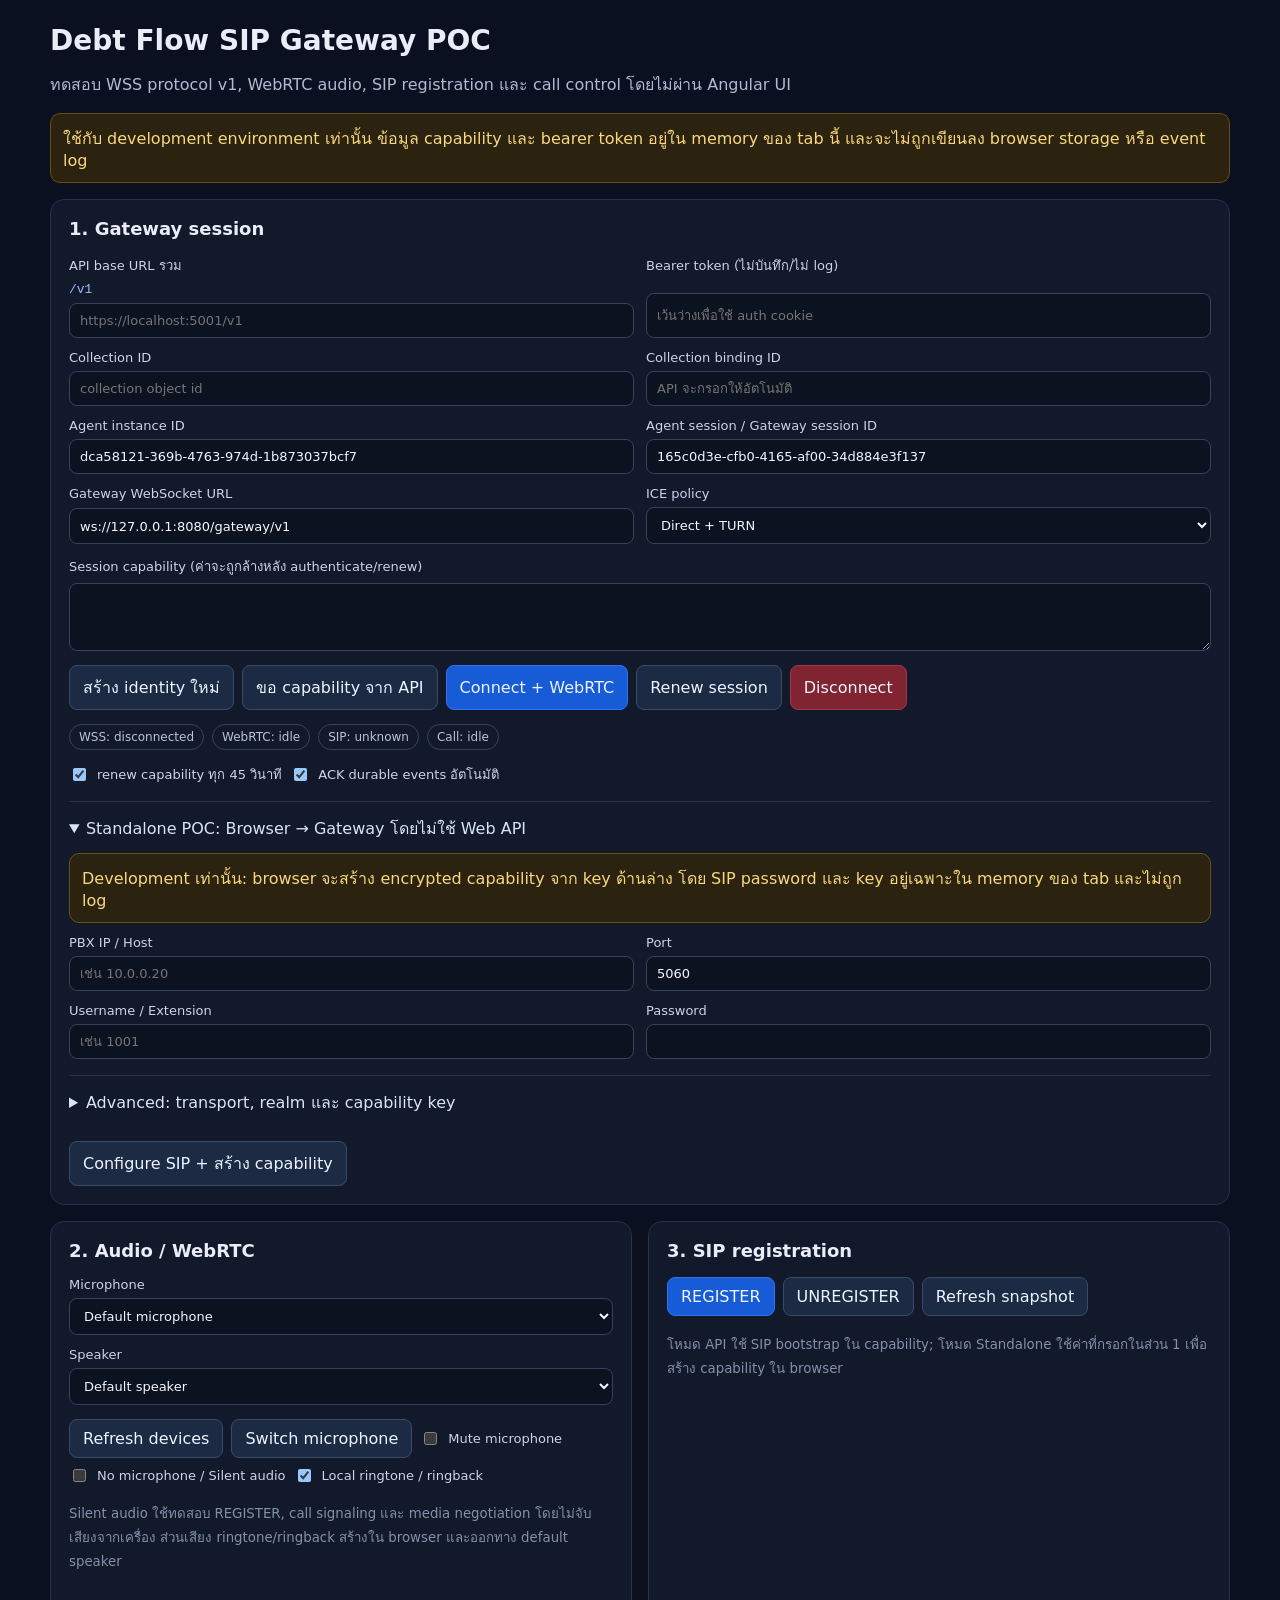
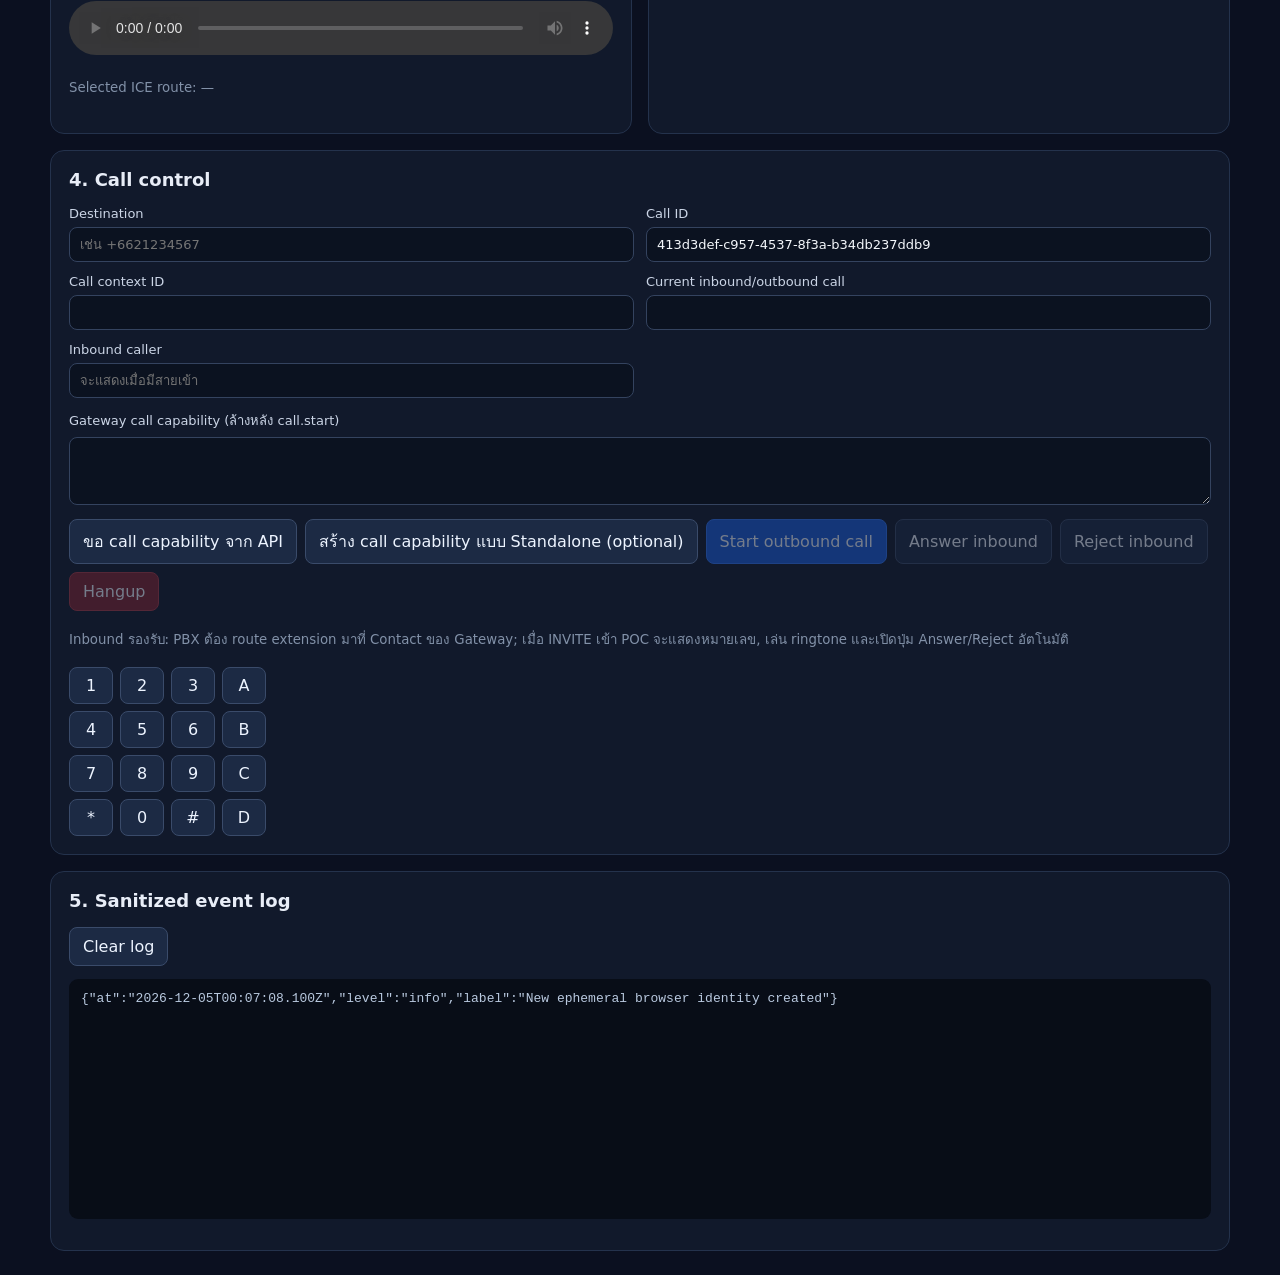
<file: test/poc/sip-gateway-poc.html>
<!doctype html>
<html lang="th">
<head>
  <meta charset="utf-8">
  <meta name="viewport" content="width=device-width, initial-scale=1">
  <title>Debt Flow SIP Gateway POC</title>
  <style>
    :root { color-scheme: dark; font-family: Inter, system-ui, sans-serif; background: #0b1020; color: #e8edf7; }
    * { box-sizing: border-box; }
    body { margin: 0; padding: 24px; }
    main { max-width: 1180px; margin: auto; }
    h1 { margin: 0 0 8px; font-size: 28px; }
    h2 { margin: 0 0 16px; font-size: 18px; }
    p { color: #aebbd0; line-height: 1.5; }
    .warning { border: 1px solid #684e16; background: #2b230f; color: #f9d77e; padding: 12px; border-radius: 10px; }
    .grid { display: grid; grid-template-columns: repeat(2, minmax(0, 1fr)); gap: 16px; margin-top: 16px; }
    .card { border: 1px solid #24324c; border-radius: 14px; padding: 18px; background: #11192b; }
    .wide { grid-column: 1 / -1; }
    .fields { display: grid; grid-template-columns: repeat(2, minmax(0, 1fr)); gap: 12px; }
    .full { grid-column: 1 / -1; }
    label { display: grid; gap: 6px; color: #cbd5e6; font-size: 13px; }
    input, textarea, select, button { font: inherit; }
    input, textarea, select { width: 100%; border: 1px solid #34435f; border-radius: 8px; padding: 9px 10px; color: #f4f7fb; background: #0b1220; }
    textarea { min-height: 68px; resize: vertical; }
    button { border: 1px solid #3a4b6a; border-radius: 8px; padding: 9px 13px; color: #edf4ff; background: #1c2a44; cursor: pointer; }
    button:hover { background: #273957; }
    button.primary { background: #185bd7; border-color: #2f73f0; }
    button.danger { background: #7f2430; border-color: #a63846; }
    button:disabled { opacity: .45; cursor: not-allowed; }
    .actions { display: flex; flex-wrap: wrap; gap: 8px; margin-top: 14px; }
    .status { display: flex; flex-wrap: wrap; gap: 8px; margin: 14px 0 0; }
    .pill { border: 1px solid #34435f; border-radius: 999px; padding: 5px 9px; color: #b8c5d9; font-size: 12px; }
    .pill.good { border-color: #267957; color: #75dfb1; }
    .pill.bad { border-color: #9d3a49; color: #ff95a4; }
    .check { display: flex; align-items: center; gap: 8px; }
    .check input { width: auto; }
    .dtmf { display: grid; grid-template-columns: repeat(4, 44px); gap: 7px; margin-top: 12px; }
    .dtmf button { padding: 8px 0; }
    audio { width: 100%; margin-top: 12px; }
    pre { min-height: 240px; max-height: 520px; overflow: auto; white-space: pre-wrap; word-break: break-word; background: #080d17; border-radius: 9px; padding: 12px; color: #b9c9df; }
    code { color: #90bcff; }
    small { color: #8291a8; }
    details { margin-top: 16px; border-top: 1px solid #24324c; padding-top: 14px; }
    summary { cursor: pointer; color: #d7e5fa; margin-bottom: 12px; }
    details .warning { margin-bottom: 12px; }
    @media (max-width: 820px) { .grid, .fields { grid-template-columns: 1fr; } .wide, .full { grid-column: auto; } }
  </style>
</head>
<body>
<main>
  <h1>Debt Flow SIP Gateway POC</h1>
  <p>ทดสอบ WSS protocol v1, WebRTC audio, SIP registration และ call control โดยไม่ผ่าน Angular UI</p>
  <div class="warning">
    ใช้กับ development environment เท่านั้น ข้อมูล capability และ bearer token อยู่ใน memory ของ tab นี้
    และจะไม่ถูกเขียนลง browser storage หรือ event log
  </div>

  <div class="grid">
    <section class="card wide">
      <h2>1. Gateway session</h2>
      <div class="fields">
        <label>API base URL รวม <code>/v1</code>
          <input id="apiBase" placeholder="https://localhost:5001/v1">
        </label>
        <label>Bearer token (ไม่บันทึก/ไม่ log)
          <input id="bearerToken" type="password" autocomplete="off" placeholder="เว้นว่างเพื่อใช้ auth cookie">
        </label>
        <label>Collection ID
          <input id="collectionId" autocomplete="off" placeholder="collection object id">
        </label>
        <label>Collection binding ID
          <input id="collectionBindingId" autocomplete="off" placeholder="API จะกรอกให้อัตโนมัติ">
        </label>
        <label>Agent instance ID
          <input id="agentInstanceId" autocomplete="off">
        </label>
        <label>Agent session / Gateway session ID
          <input id="agentSessionId" autocomplete="off">
        </label>
        <label>Gateway WebSocket URL
          <input id="gatewayUrl" value="ws://127.0.0.1:8080/gateway/v1" autocomplete="off">
        </label>
        <label>ICE policy
          <select id="icePolicy"><option value="all">Direct + TURN</option><option value="relay">Force TURN relay</option></select>
        </label>
        <label class="full">Session capability (ค่าจะถูกล้างหลัง authenticate/renew)
          <textarea id="sessionCapability" autocomplete="off" spellcheck="false"></textarea>
        </label>
      </div>
      <div class="actions">
        <button id="newIdentity">สร้าง identity ใหม่</button>
        <button id="requestSession">ขอ capability จาก API</button>
        <button id="connect" class="primary">Connect + WebRTC</button>
        <button id="renew">Renew session</button>
        <button id="disconnect" class="danger">Disconnect</button>
      </div>
      <div class="status">
        <span id="wsStatus" class="pill">WSS: disconnected</span>
        <span id="peerStatus" class="pill">WebRTC: idle</span>
        <span id="registrationStatus" class="pill">SIP: unknown</span>
        <span id="callStatus" class="pill">Call: idle</span>
      </div>
      <div class="actions">
        <label class="check"><input id="autoRenew" type="checkbox" checked> renew capability ทุก 45 วินาที</label>
        <label class="check"><input id="autoAck" type="checkbox" checked> ACK durable events อัตโนมัติ</label>
      </div>
      <details open>
        <summary>Standalone POC: Browser → Gateway โดยไม่ใช้ Web API</summary>
        <div class="warning">
          Development เท่านั้น: browser จะสร้าง encrypted capability จาก key ด้านล่าง
          โดย SIP password และ key อยู่เฉพาะใน memory ของ tab และไม่ถูก log
        </div>
        <div class="fields">
          <label>PBX IP / Host
            <input id="sipHost" autocomplete="off" placeholder="เช่น 10.0.0.20">
          </label>
          <label>Port
            <input id="sipPort" type="number" min="1" max="65535" value="5060">
          </label>
          <label>Username / Extension
            <input id="sipUsername" autocomplete="off" placeholder="เช่น 1001">
          </label>
          <label>Password
            <input id="sipPassword" type="password" autocomplete="new-password">
          </label>
        </div>
        <details>
          <summary>Advanced: transport, realm และ capability key</summary>
          <div class="fields">
            <label>SIP transport
              <select id="sipTransport"><option value="udp">UDP</option><option value="tcp">TCP</option></select>
            </label>
            <label>SIP realm (ปกติเว้นว่างได้)
              <input id="sipRealm" autocomplete="off" placeholder="เช่น asterisk หรือ pbx.local">
            </label>
            <label>Gateway ID
              <input id="standaloneGatewayId" value="sip-gateway-windows-poc" autocomplete="off">
            </label>
            <label>Capability key ID
              <input id="standaloneKeyId" value="poc-2026-10" autocomplete="off">
            </label>
            <label class="full">POC capability key (ต้องตรงกับ config.windows-poc.yaml)
              <input id="standaloneKey" type="password" autocomplete="off" value="8gJPq2L33fJ7P9UI5/8UHC+wRH0qy4u8qwAKXmGiBu4=">
            </label>
          </div>
        </details>
        <div class="actions">
          <button id="generateSession">Configure SIP + สร้าง capability</button>
        </div>
      </details>
    </section>

    <section class="card">
      <h2>2. Audio / WebRTC</h2>
      <div class="fields">
        <label class="full">Microphone
          <select id="inputDevice"><option value="">Default microphone</option></select>
        </label>
        <label class="full">Speaker
          <select id="outputDevice"><option value="">Default speaker</option></select>
        </label>
      </div>
      <div class="actions">
        <button id="refreshDevices">Refresh devices</button>
        <button id="replaceMic">Switch microphone</button>
        <label class="check"><input id="mute" type="checkbox"> Mute microphone</label>
        <label class="check"><input id="useSilentAudio" type="checkbox"> No microphone / Silent audio</label>
        <label class="check"><input id="enableCallTones" type="checkbox" checked> Local ringtone / ringback</label>
      </div>
      <p><small>Silent audio ใช้ทดสอบ REGISTER, call signaling และ media negotiation โดยไม่จับเสียงจากเครื่อง ส่วนเสียง ringtone/ringback สร้างใน browser และออกทาง default speaker</small></p>
      <audio id="remoteAudio" autoplay controls></audio>
      <p><small id="iceRoute">Selected ICE route: —</small></p>
    </section>

    <section class="card">
      <h2>3. SIP registration</h2>
      <div class="actions">
        <button id="register" class="primary">REGISTER</button>
        <button id="unregister">UNREGISTER</button>
        <button id="getState">Refresh snapshot</button>
      </div>
      <p><small>โหมด API ใช้ SIP bootstrap ใน capability; โหมด Standalone ใช้ค่าที่กรอกในส่วน 1 เพื่อสร้าง capability ใน browser</small></p>
    </section>

    <section class="card wide">
      <h2>4. Call control</h2>
      <div class="fields">
        <label>Destination
          <input id="destination" autocomplete="off" placeholder="เช่น +6621234567">
        </label>
        <label>Call ID
          <input id="callId" autocomplete="off">
        </label>
        <label>Call context ID
          <input id="callContextId" autocomplete="off">
        </label>
        <label>Current inbound/outbound call
          <input id="activeCallId" readonly>
        </label>
        <label>Inbound caller
          <input id="remoteParty" readonly placeholder="จะแสดงเมื่อมีสายเข้า">
        </label>
        <label class="full">Gateway call capability (ล้างหลัง call.start)
          <textarea id="callCapability" autocomplete="off" spellcheck="false"></textarea>
        </label>
      </div>
      <div class="actions">
        <button id="requestCall">ขอ call capability จาก API</button>
        <button id="generateCall">สร้าง call capability แบบ Standalone (optional)</button>
        <button id="startCall" class="primary">Start outbound call</button>
        <button id="answer" disabled>Answer inbound</button>
        <button id="reject" disabled>Reject inbound</button>
        <button id="hangup" class="danger" disabled>Hangup</button>
      </div>
      <p><small>Inbound รองรับ: PBX ต้อง route extension มาที่ Contact ของ Gateway; เมื่อ INVITE เข้า POC จะแสดงหมายเลข, เล่น ringtone และเปิดปุ่ม Answer/Reject อัตโนมัติ</small></p>
      <div class="dtmf" id="dtmfPad"></div>
    </section>

    <section class="card wide">
      <h2>5. Sanitized event log</h2>
      <div class="actions"><button id="clearLog">Clear log</button></div>
      <pre id="log" aria-live="polite"></pre>
    </section>
  </div>
</main>
<script src="./sip-gateway-poc.js"></script>
</body>
</html>
</file>
